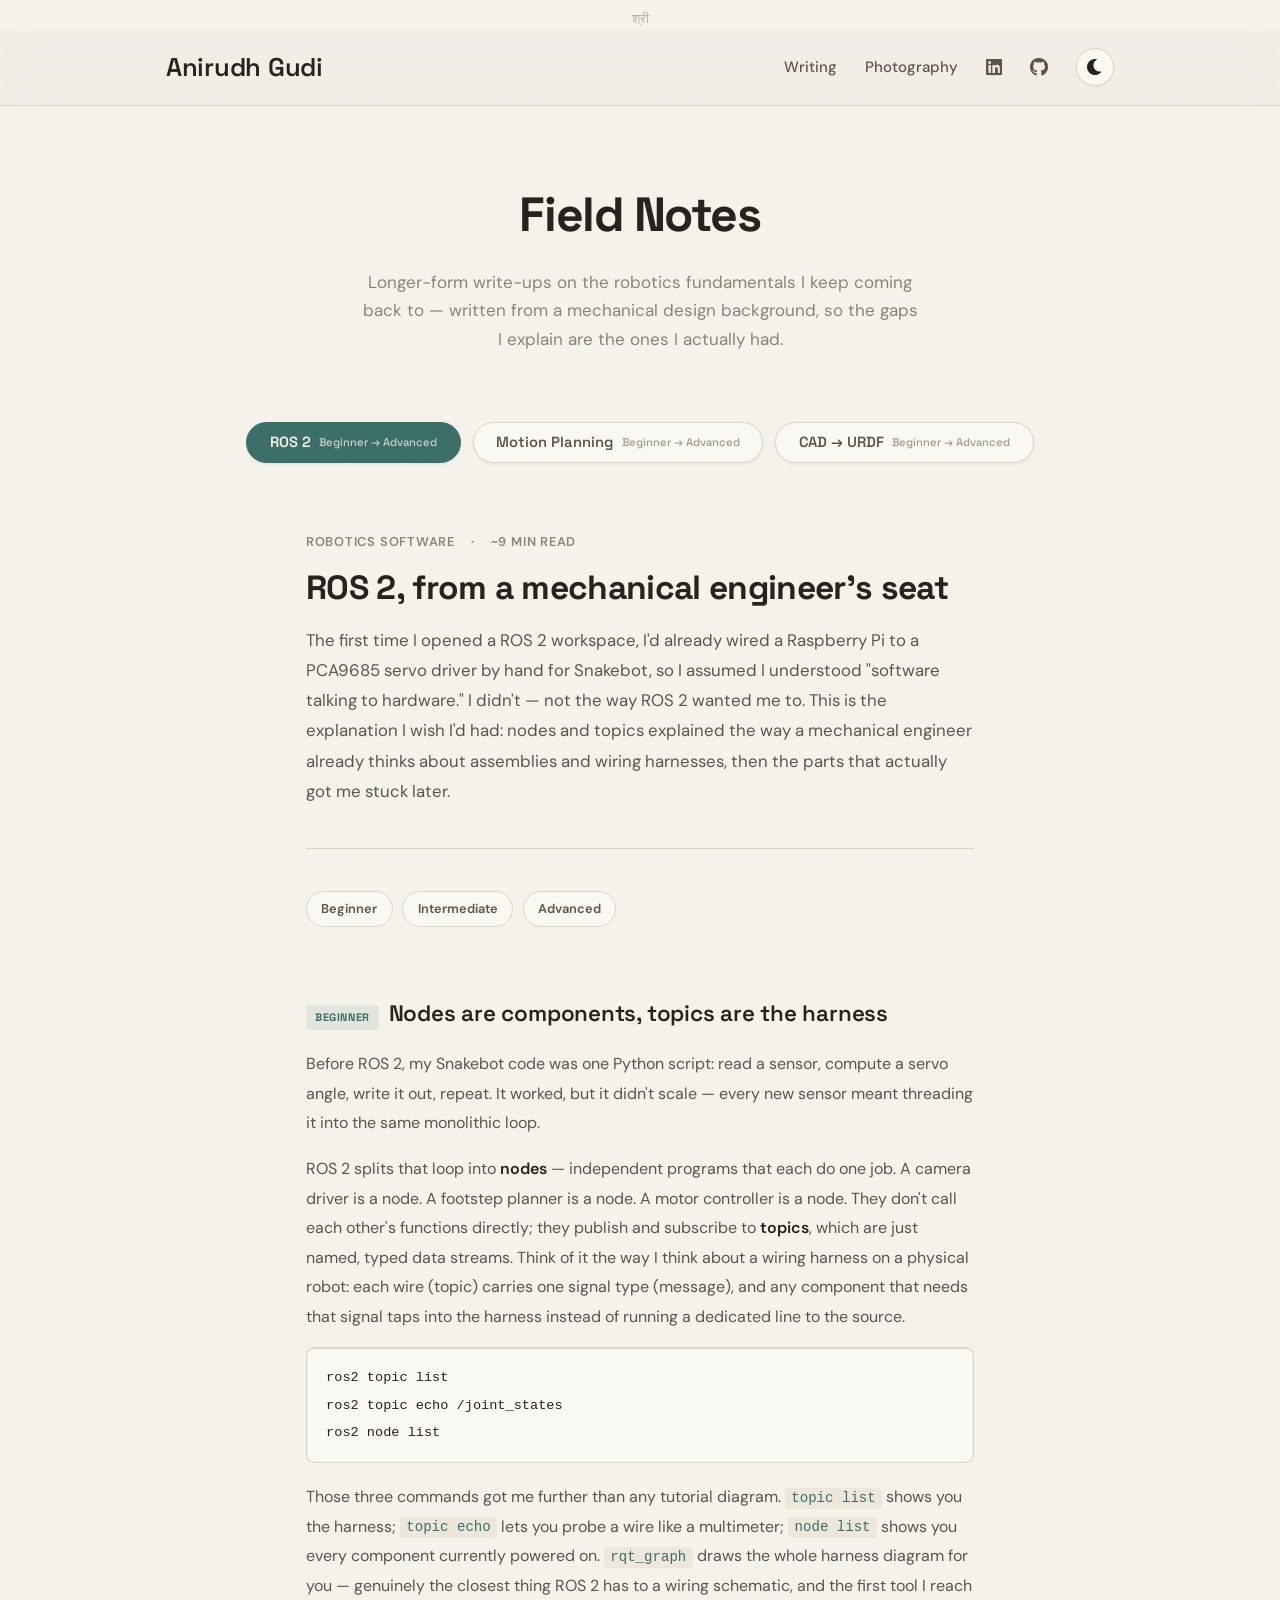
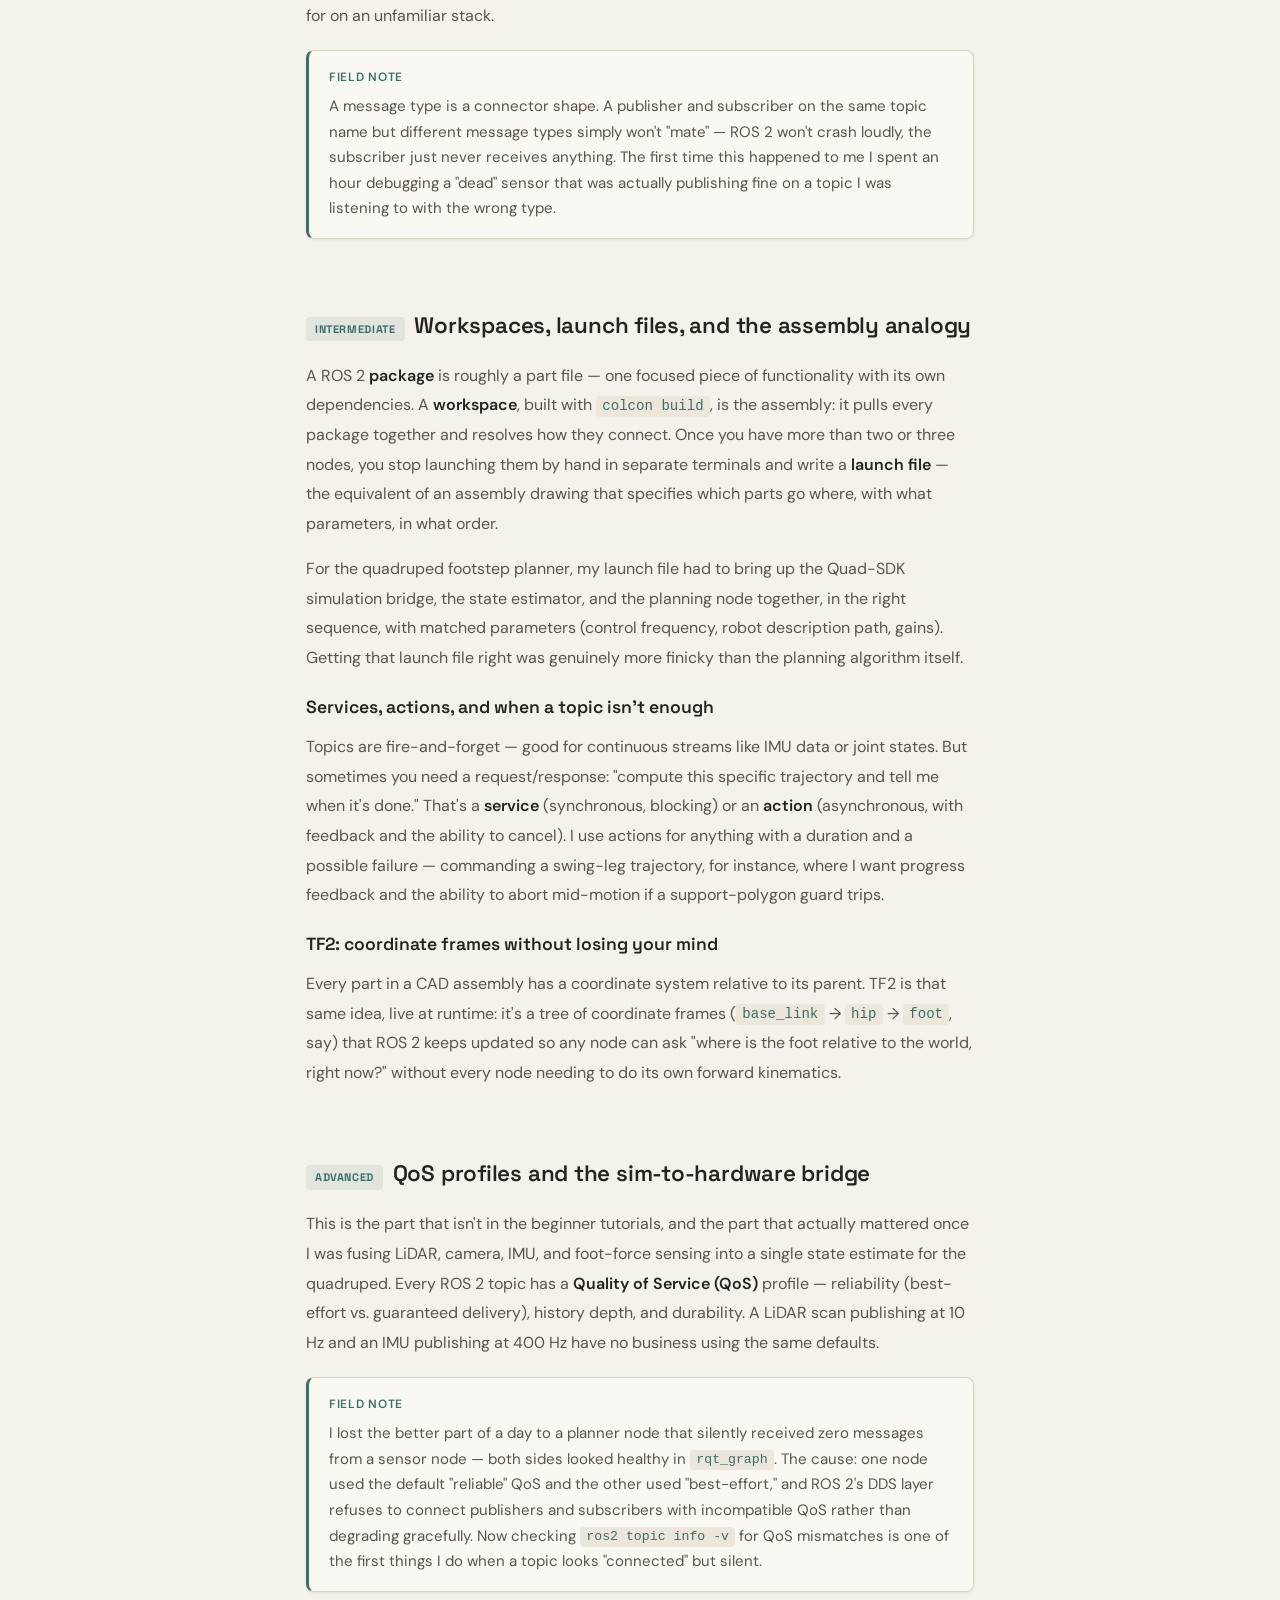
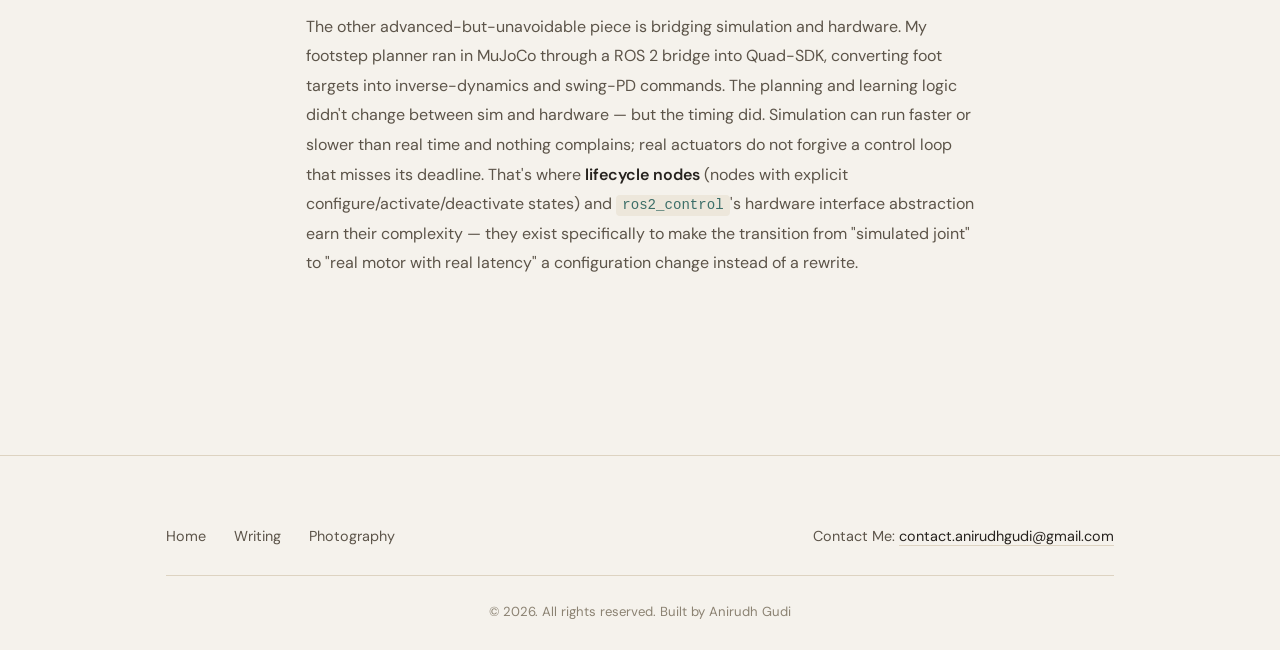
<file: blog.html>
<!DOCTYPE html>
<html lang="en">

<head>
    <meta charset="UTF-8">
    <meta name="viewport" content="width=device-width, initial-scale=1.0">
    <meta name="description"
        content="Notes on ROS 2, motion planning, and going from CAD to URDF — written by Anirudh Gudi, a robotics engineer with a mechanical design background.">
    <title>Writing — Anirudh Gudi</title>
    <link rel="icon" type="image/svg+xml" href="assets/favicon.svg">
    <script>
        (function () {
            var saved = localStorage.getItem('theme');
            if (saved) document.documentElement.setAttribute('data-theme', saved);
        })();
    </script>
    <link rel="preconnect" href="https://fonts.googleapis.com">
    <link rel="preconnect" href="https://fonts.gstatic.com" crossorigin>
    <link
        href="https://fonts.googleapis.com/css2?family=Space+Grotesk:wght@500;600;700&family=DM+Sans:ital,wght@0,400;0,500;0,700;1,400&display=swap"
        rel="stylesheet">
    <link rel="stylesheet" href="https://cdnjs.cloudflare.com/ajax/libs/font-awesome/6.0.0/css/all.min.css">
    <link rel="stylesheet" href="style.css">
    <!-- Cookieless analytics: https://anirudhgudi.goatcounter.com -->
    <script data-goatcounter="https://anirudhgudi.goatcounter.com/count" async src="//gc.zgo.at/count.js"></script>
</head>

<body>
    <div class="shree-text">श्री</div>
    <header>
        <div class="container">
            <a href="index.html" class="site-title">Anirudh Gudi</a>
            <nav class="header-nav">
                <a href="blog.html" class="nav-text">Writing</a>
                <a href="photography.html" class="nav-text">Photography</a>
                <a href="https://www.linkedin.com/in/anirudh-gudi/" target="_blank" aria-label="LinkedIn"><i
                        class="fab fa-linkedin"></i></a>
                <a href="https://github.com/anirudhgudi" target="_blank" aria-label="GitHub"><i
                        class="fab fa-github"></i></a>
                <button id="themeToggle" class="theme-toggle" aria-label="Toggle dark mode">
                    <i class="fas fa-moon"></i>
                    <i class="fas fa-sun"></i>
                </button>
            </nav>
        </div>
    </header>

    <section class="blog-hero">
        <div class="container">
            <h1>Field Notes</h1>
            <p>Longer-form write-ups on the robotics fundamentals I keep coming back to — written from a mechanical
                design background, so the gaps I explain are the ones I actually had.</p>
        </div>
    </section>

    <div class="blog-tabs container">
        <button class="tab-btn active" data-target="ros2">ROS 2 <span class="tab-level">Beginner → Advanced</span></button>
        <button class="tab-btn" data-target="motion-planning">Motion Planning <span class="tab-level">Beginner → Advanced</span></button>
        <button class="tab-btn" data-target="urdf">CAD → URDF <span class="tab-level">Beginner → Advanced</span></button>
    </div>

    <!-- ============ POST 1: ROS 2 ============ -->
    <section class="post-panel active" id="ros2">
        <div class="container post-wrap">
            <div class="post-meta">
                <span>Robotics Software</span>
                <span>·</span>
                <span>~9 min read</span>
            </div>
            <h1 class="post-title">ROS 2, from a mechanical engineer's seat</h1>
            <p class="post-intro">The first time I opened a ROS 2 workspace, I'd already wired a Raspberry Pi to a
                PCA9685 servo driver by hand for Snakebot, so I assumed I understood "software talking to hardware."
                I didn't — not the way ROS 2 wanted me to. This is the explanation I wish I'd had: nodes and topics
                explained the way a mechanical engineer already thinks about assemblies and wiring harnesses, then
                the parts that actually got me stuck later.</p>

            <div class="level-nav">
                <a href="#ros2-beginner" class="level-chip">Beginner</a>
                <a href="#ros2-intermediate" class="level-chip">Intermediate</a>
                <a href="#ros2-advanced" class="level-chip">Advanced</a>
            </div>

            <div class="post-section" id="ros2-beginner">
                <h2><span class="stage-tag">Beginner</span> Nodes are components, topics are the harness</h2>
                <p>Before ROS 2, my Snakebot code was one Python script: read a sensor, compute a servo angle, write
                    it out, repeat. It worked, but it didn't scale — every new sensor meant threading it into the same
                    monolithic loop.</p>
                <p>ROS 2 splits that loop into <strong>nodes</strong> — independent programs that each do one job.
                    A camera driver is a node. A footstep planner is a node. A motor controller is a node. They don't
                    call each other's functions directly; they publish and subscribe to <strong>topics</strong>,
                    which are just named, typed data streams. Think of it the way I think about a wiring harness on
                    a physical robot: each wire (topic) carries one signal type (message), and any component that
                    needs that signal taps into the harness instead of running a dedicated line to the source.</p>
                <pre><code>ros2 topic list
ros2 topic echo /joint_states
ros2 node list</code></pre>
                <p>Those three commands got me further than any tutorial diagram. <code>topic list</code> shows you
                    the harness; <code>topic echo</code> lets you probe a wire like a multimeter; <code>node
                    list</code> shows you every component currently powered on. <code>rqt_graph</code> draws the
                    whole harness diagram for you — genuinely the closest thing ROS 2 has to a wiring schematic, and
                    the first tool I reach for on an unfamiliar stack.</p>
                <div class="field-note">
                    <strong>Field note</strong>
                    A message type is a connector shape. A publisher and subscriber on the same topic name but
                    different message types simply won't "mate" — ROS 2 won't crash loudly, the subscriber just never
                    receives anything. The first time this happened to me I spent an hour debugging a "dead" sensor
                    that was actually publishing fine on a topic I was listening to with the wrong type.
                </div>
            </div>

            <div class="post-section" id="ros2-intermediate">
                <h2><span class="stage-tag">Intermediate</span> Workspaces, launch files, and the assembly analogy</h2>
                <p>A ROS 2 <strong>package</strong> is roughly a part file — one focused piece of functionality with
                    its own dependencies. A <strong>workspace</strong>, built with <code>colcon build</code>, is the
                    assembly: it pulls every package together and resolves how they connect. Once you have more than
                    two or three nodes, you stop launching them by hand in separate terminals and write a
                    <strong>launch file</strong> — the equivalent of an assembly drawing that specifies which parts
                    go where, with what parameters, in what order.</p>
                <p>For the quadruped footstep planner, my launch file had to bring up the Quad-SDK simulation bridge,
                    the state estimator, and the planning node together, in the right sequence, with matched
                    parameters (control frequency, robot description path, gains). Getting that launch file right
                    was genuinely more finicky than the planning algorithm itself.</p>
                <h3>Services, actions, and when a topic isn't enough</h3>
                <p>Topics are fire-and-forget — good for continuous streams like IMU data or joint states. But
                    sometimes you need a request/response: "compute this specific trajectory and tell me when it's
                    done." That's a <strong>service</strong> (synchronous, blocking) or an <strong>action</strong>
                    (asynchronous, with feedback and the ability to cancel). I use actions for anything with a
                    duration and a possible failure — commanding a swing-leg trajectory, for instance, where I want
                    progress feedback and the ability to abort mid-motion if a support-polygon guard trips.</p>
                <h3>TF2: coordinate frames without losing your mind</h3>
                <p>Every part in a CAD assembly has a coordinate system relative to its parent. TF2 is that same
                    idea, live at runtime: it's a tree of coordinate frames (<code>base_link</code> →
                    <code>hip</code> → <code>foot</code>, say) that ROS 2 keeps updated so any node can ask "where is
                    the foot relative to the world, right now?" without every node needing to do its own forward
                    kinematics.</p>
            </div>

            <div class="post-section" id="ros2-advanced">
                <h2><span class="stage-tag">Advanced</span> QoS profiles and the sim-to-hardware bridge</h2>
                <p>This is the part that isn't in the beginner tutorials, and the part that actually mattered once I
                    was fusing LiDAR, camera, IMU, and foot-force sensing into a single state estimate for the
                    quadruped. Every ROS 2 topic has a <strong>Quality of Service (QoS)</strong> profile —
                    reliability (best-effort vs. guaranteed delivery), history depth, and durability. A LiDAR scan
                    publishing at 10 Hz and an IMU publishing at 400 Hz have no business using the same defaults.</p>
                <div class="field-note">
                    <strong>Field note</strong>
                    I lost the better part of a day to a planner node that silently received zero messages from a
                    sensor node — both sides looked healthy in <code>rqt_graph</code>. The cause: one node used the
                    default "reliable" QoS and the other used "best-effort," and ROS 2's DDS layer refuses to connect
                    publishers and subscribers with incompatible QoS rather than degrading gracefully. Now checking
                    <code>ros2 topic info -v</code> for QoS mismatches is one of the first things I do when a topic
                    looks "connected" but silent.
                </div>
                <p>The other advanced-but-unavoidable piece is bridging simulation and hardware. My footstep planner
                    ran in MuJoCo through a ROS 2 bridge into Quad-SDK, converting foot targets into inverse-dynamics
                    and swing-PD commands. The planning and learning logic didn't change between sim and hardware —
                    but the timing did. Simulation can run faster or slower than real time and nothing complains;
                    real actuators do not forgive a control loop that misses its deadline. That's where
                    <strong>lifecycle nodes</strong> (nodes with explicit configure/activate/deactivate states) and
                    <code>ros2_control</code>'s hardware interface abstraction earn their complexity — they exist
                    specifically to make the transition from "simulated joint" to "real motor with real latency" a
                    configuration change instead of a rewrite.</p>
            </div>
        </div>
    </section>

    <!-- ============ POST 2: MOTION PLANNING ============ -->
    <section class="post-panel" id="motion-planning">
        <div class="container post-wrap">
            <div class="post-meta">
                <span>Robotics Fundamentals</span>
                <span>·</span>
                <span>~10 min read</span>
            </div>
            <h1 class="post-title">How a robot decides where to step</h1>
            <p class="post-intro">"Motion planning" covers a wider range of problems than any one algorithm, and I
                learned that the hard way by working across very different ones: a Cartesian gantry loader with hard
                workspace limits, a SCARA arm doing inverse kinematics, and a quadruped deciding, twice a second,
                where its feet go next. This is the general landscape, not a single-algorithm deep dive — with the
                actual guards and heuristics I've used along the way.</p>

            <div class="level-nav">
                <a href="#mp-beginner" class="level-chip">Beginner</a>
                <a href="#mp-intermediate" class="level-chip">Intermediate</a>
                <a href="#mp-advanced" class="level-chip">Advanced</a>
            </div>

            <div class="post-section" id="mp-beginner">
                <h2><span class="stage-tag">Beginner</span> Workspace vs. configuration space</h2>
                <p>The everyday meaning of "where is the robot" — its position in the room — is the
                    <strong>workspace</strong>. But planning almost never happens there directly. It happens in
                    <strong>configuration space (C-space)</strong>: the space of every joint angle or actuator
                    position the robot can take. A point in C-space fully describes the robot's pose; a path through
                    C-space is a motion.</p>
                <p>Why bother with the abstraction? Because obstacles are easiest to reason about in the workspace
                    (a wall is a wall), but planning is easiest to execute in C-space (a valid path is one where every
                    joint stays within its limits and nothing intersects). Motion planning is largely the work of
                    translating one into the other. On the gantry loader, this was concrete and geometric: a
                    1500 mm lift and 1000 mm travel range with a rack-and-pinion drive meant the "obstacles" were
                    mostly the machine's own physical limits, and the C-space was just two independent linear axes —
                    about as simple as this problem gets.</p>
                <p>Also worth knowing early: <strong>holonomic</strong> systems (like that gantry, or a drone) can
                    move in any direction in C-space instantly; <strong>non-holonomic</strong> systems (a car, a legged
                    robot mid-stride) have constraints on which directions they can move in right now, which is why a
                    car can't strafe sideways into a parking spot and a quadruped can't teleport a foot without first
                    lifting it.</p>
            </div>

            <div class="post-section" id="mp-intermediate">
                <h2><span class="stage-tag">Intermediate</span> The three families</h2>
                <p>Most classical planners fall into one of three buckets:</p>
                <h3>Search-based</h3>
                <p>Discretize the space into a grid or graph and search it — A*, Dijkstra, D* Lite. Predictable,
                    complete (they'll find a solution if one exists on the graph), and cheap in low dimensions. Great
                    for 2D navigation; painful once you're searching a 6-DOF arm's joint space, because the grid
                    grows exponentially with dimensions.</p>
                <h3>Sampling-based</h3>
                <p>RRT, RRT*, PRM. Instead of discretizing everything, randomly sample valid configurations and build
                    a tree or graph connecting them. This is what makes high-dimensional planning (a 4-DOF SCARA arm,
                    a 6-DOF manipulator) tractable — you never have to enumerate the full space, just enough of it to
                    find a path. The tradeoff is that plain RRT gives you <em>a</em> path, not a good one; RRT* adds
                    incremental rewiring to converge toward an optimal one given enough time.</p>
                <h3>Optimization-based</h3>
                <p>Formulate the trajectory as a numerical optimization — minimize a cost (distance, jerk, torque)
                    subject to constraints (joint limits, obstacle clearance). CHOMP and TrajOpt are the well-known
                    examples. These tend to produce smoother, more natural trajectories than sampling-based methods,
                    but need a decent initial guess and are more sensitive to getting stuck in local minima.</p>
                <div class="field-note">
                    <strong>Field note</strong>
                    On the SCARA arm work, inverse kinematics gave closed-form joint solutions directly — no search
                    needed, because a 4-DOF SCARA with the right joint layout has an analytical IK solution. The
                    lesson that stuck: always check whether your problem has a closed-form or heuristic solution
                    before reaching for a general-purpose planner. General planners are for when the structure of
                    the problem doesn't hand you a shortcut.
                </div>
            </div>

            <div class="post-section" id="mp-advanced">
                <h2><span class="stage-tag">Advanced</span> Footstep planning: heuristics, guards, and learned residuals</h2>
                <p>Legged locomotion is a different kind of motion planning problem: you're not just finding a
                    collision-free path, you're deciding <em>where to place discrete contact points</em> while
                    keeping the robot balanced, dozens of times per second. This is the core of the work I did for my
                    capstone.</p>
                <p>The classical starting point is the <strong>Raibert heuristic</strong>: place the next foothold
                    based on the body's velocity, a desired velocity, and the stance time, so the leg "catches up" to
                    where the body is heading. It's cheap, real-time, and physically well-motivated — but it assumes
                    flat, predictable terrain and doesn't adapt to irregularities it wasn't designed for.</p>
                <p>The approach I built pairs that heuristic with a <strong>PPO-trained residual policy</strong> that
                    outputs a 12-dimensional correction on top of the Raibert-nominal footholds — one 3D adjustment
                    per leg. The heuristic still does most of the work; the learned policy only has to correct what
                    the heuristic gets wrong, which is a much narrower thing to learn than locomotion from scratch.
                    Three things made this safe enough to trust:</p>
                <ul>
                    <li><strong>Workspace guards</strong> — reject any residual that would push a foot outside the
                        leg's reachable volume.</li>
                    <li><strong>Clearance guards</strong> — reject footholds that would cause a collision or an
                        unreasonably short step.</li>
                    <li><strong>Support-polygon guards</strong> — reject corrections that would leave the robot's
                        center of mass outside the polygon formed by its planted feet, which is the geometric
                        definition of "about to fall over."</li>
                </ul>
                <p>These guards run analytically, not learned — so even a policy that's undertrained or exploring
                    aggressively during training can't produce a foothold that's kinematically or statically
                    invalid. It's the same instinct as the mechanical tolerance stack-ups I've done: define the hard
                    limits explicitly, and let the flexible part of the system operate only inside them.</p>
                <p>Trained to 1.25M steps and validated against square, circle, and figure-8 reference trajectories,
                    the residual policy improved foot-placement quality on terrain the base heuristic wasn't tuned
                    for, without the guards ever having to intervene during clean tracking — which is the result you
                    want: the safety net there, but rarely pulled taut.</p>
            </div>
        </div>
    </section>

    <!-- ============ POST 3: URDF ============ -->
    <section class="post-panel" id="urdf">
        <div class="container post-wrap">
            <div class="post-meta">
                <span>Mechanical Design × Robotics</span>
                <span>·</span>
                <span>~9 min read</span>
            </div>
            <h1 class="post-title">From CAD assembly to URDF</h1>
            <p class="post-intro">I spent three years designing Body-in-White sheet-metal structures in CATIA before
                I ever opened a URDF file. The first time I did, it felt like a bad translation of a language I
                already spoke fluently — the concepts all had CAD equivalents, but the dialect was different enough
                to cause real bugs. This is the map between the two, and the specific places I've watched that
                translation break.</p>

            <div class="level-nav">
                <a href="#urdf-beginner" class="level-chip">Beginner</a>
                <a href="#urdf-intermediate" class="level-chip">Intermediate</a>
                <a href="#urdf-advanced" class="level-chip">Advanced</a>
            </div>

            <div class="post-section" id="urdf-beginner">
                <h2><span class="stage-tag">Beginner</span> Parts become links, mates become joints</h2>
                <p>A URDF (Unified Robot Description Format) file describes a robot as a tree of two elements:</p>
                <ul>
                    <li><strong>Links</strong> — rigid bodies. In CAD terms, these are your parts (or rigid
                        sub-assemblies). Each link carries three descriptions: <code>visual</code> (what it looks
                        like — can be a detailed mesh), <code>collision</code> (a simplified geometry used for
                        physics/collision checking), and <code>inertial</code> (mass, center of mass, and inertia
                        tensor).</li>
                    <li><strong>Joints</strong> — the connection between two links, with a type. This is your CAD
                        mate, made explicit and typed: <code>revolute</code> (a pin joint with limits — a servo),
                        <code>continuous</code> (a revolute joint with no limits — a wheel), <code>prismatic</code>
                        (a slider — a linear actuator), or <code>fixed</code> (a rigid mate, no motion).</li>
                </ul>
                <pre><code>&lt;joint name="link1_to_link2" type="revolute"&gt;
  &lt;parent link="link1"/&gt;
  &lt;child link="link2"/&gt;
  &lt;origin xyz="0 0 0.05" rpy="0 0 0"/&gt;
  &lt;axis xyz="0 1 0"/&gt;
  &lt;limit lower="-1.57" upper="1.57" effort="10" velocity="2"/&gt;
&lt;/joint&gt;</code></pre>
                <p>Every one of Snakebot's 8 servo joints maps to a block almost exactly like this — the
                    <code>limit</code> tag is literally the same physical constraint I calculated by hand from servo
                    range and mechanical clearance during the original design.</p>
            </div>

            <div class="post-section" id="urdf-intermediate">
                <h2><span class="stage-tag">Intermediate</span> What CAD gives you for free, and what it doesn't</h2>
                <p>The single biggest advantage of coming from CAD: you already have accurate mass, center of mass,
                    and inertia tensor for every part, computed from real geometry and material density — the exact
                    <code>inertial</code> block URDF needs. Most robotics-first URDFs I've seen use rough guessed or
                    default inertia values, because computing an inertia tensor by hand for an irregular shape is
                    genuinely painful. If you're exporting from SolidWorks or CATIA, use that — it's usually more
                    accurate than anything you'd hand-derive.</p>
                <p>What CAD doesn't hand you automatically: <strong>axis and origin conventions.</strong> CAD
                    assemblies are built around whatever reference geometry was convenient for design intent — often
                    with Z as "up" but with no consistent convention for which way is "forward." ROS convention is
                    X-forward, Y-left, Z-up, right-handed. When you export a mechanism designed with a different
                    working axis (common, since design intent axes rarely match robotics convention), every joint's
                    <code>origin</code> and <code>axis</code> tag needs to be re-derived, not just copied — get this
                    wrong on one joint and everything downstream in the kinematic chain rotates about the wrong axis.</p>
                <h3>Xacro for the parts that repeat</h3>
                <p>Snakebot has 8 nearly identical joint modules; a SCARA arm has 4. Writing each out by hand in raw
                    URDF is exactly the kind of repetitive, error-prone work CAD taught me to avoid with patterns and
                    mate references. <strong>Xacro</strong> is URDF's answer — macros with parameters, so one
                    template joint definition becomes 8 real joints differing only in their origin offset and name.
                    It's the URDF equivalent of a CAD pattern feature.</p>
            </div>

            <div class="post-section" id="urdf-advanced">
                <h2><span class="stage-tag">Advanced</span> Where the description stops matching the machine</h2>
                <p>A URDF that looks right and loads without errors can still be wrong in ways that only show up
                    once you drop it into a physics engine.</p>
                <div class="field-note">
                    <strong>Field note</strong>
                    The first URDF I exported straight from a CAD assembly loaded fine in RViz — geometry looked
                    correct, joints moved correctly — but the moment I dropped it into simulation, it exploded:
                    links flying apart on the first physics step. The cause was an inertia tensor exported in the
                    wrong units relative to what the exporter assumed, producing a physically implausible
                    mass-to-inertia ratio. The visual and collision geometry were fine; the invisible
                    <code>inertial</code> block was the actual bug. Now checking inertia values against a sanity
                    estimate (mass × characteristic length²) is a standard step before trusting a new URDF in
                    simulation.
                </div>
                <p>A few other places the CAD-to-URDF translation gets lossy:</p>
                <ul>
                    <li><strong>Collision mesh complexity</strong> — a detailed visual mesh exported straight from
                        CAD will tank physics-engine performance if reused as the collision mesh. It needs to be
                        decimated or replaced with primitive shapes (boxes, cylinders) or convex hulls — CAD accuracy
                        is a liability here, not an asset.</li>
                    <li><strong>Joint dynamics</strong> — CAD tells you nothing about damping or friction at a joint;
                        those have to be measured or estimated and added manually (<code>&lt;dynamics
                        damping="..." friction="..."/&gt;</code>), and they matter enormously for how a simulated
                        joint actually behaves under control.</li>
                    <li><strong>Simulator-specific extensions</strong> — Gazebo wants <code>&lt;gazebo&gt;</code>
                        tags and plugin references; getting a URDF into MuJoCo typically means converting to MJCF,
                        which has its own conventions for contacts and actuators. The base URDF is portable; the
                        simulation-ready version rarely is, without extra work per target.</li>
                    <li><strong>ros2_control transmissions</strong> — if the URDF is driving real hardware, joints
                        need <code>&lt;transmission&gt;</code> tags and a hardware interface definition so
                        <code>ros2_control</code> knows how to map a commanded effort or position to an actual motor
                        driver — the software equivalent of the wire harness I'd have built by hand for Snakebot's
                        PCA9685 driver.</li>
                </ul>
                <p>The pattern across all of these: URDF wants a description that's simultaneously visually
                    accurate, physically accurate, and computationally cheap, and CAD only naturally gives you the
                    first two. The mechanical design background gets you most of the way there fast — it just doesn't
                    get you the whole way for free.</p>
            </div>
        </div>
    </section>

    <footer>
        <div class="container">
            <div class="footer-content">
                <div class="footer-nav">
                    <a href="index.html">Home</a>
                    <a href="blog.html">Writing</a>
                    <a href="photography.html">Photography</a>
                </div>
                <div class="footer-contact">
                    <p>Contact Me: <a href="mailto:contact.anirudhgudi@gmail.com">contact.anirudhgudi@gmail.com</a></p>
                </div>
            </div>
            <div class="footer-bottom">
                <p>&copy; 2026. All rights reserved. Built by Anirudh Gudi</p>
            </div>
        </div>
    </footer>

    <script src="scripts.js"></script>
    <script>
        document.addEventListener('DOMContentLoaded', () => {
            const tabs = document.querySelectorAll('.tab-btn');
            const panels = document.querySelectorAll('.post-panel');

            function activate(target, updateHash) {
                tabs.forEach(t => t.classList.toggle('active', t.dataset.target === target));
                panels.forEach(p => p.classList.toggle('active', p.id === target));
                if (updateHash) history.replaceState(null, '', '#' + target);
                window.scrollTo({ top: document.querySelector('.blog-hero').offsetHeight, behavior: 'instant' });
            }

            tabs.forEach(tab => {
                tab.addEventListener('click', () => activate(tab.dataset.target, true));
            });

            const initial = window.location.hash.replace('#', '');
            const validTargets = Array.from(tabs).map(t => t.dataset.target);
            if (initial && validTargets.includes(initial)) {
                activate(initial, false);
            }
        });
    </script>
</body>

</html>
</file>
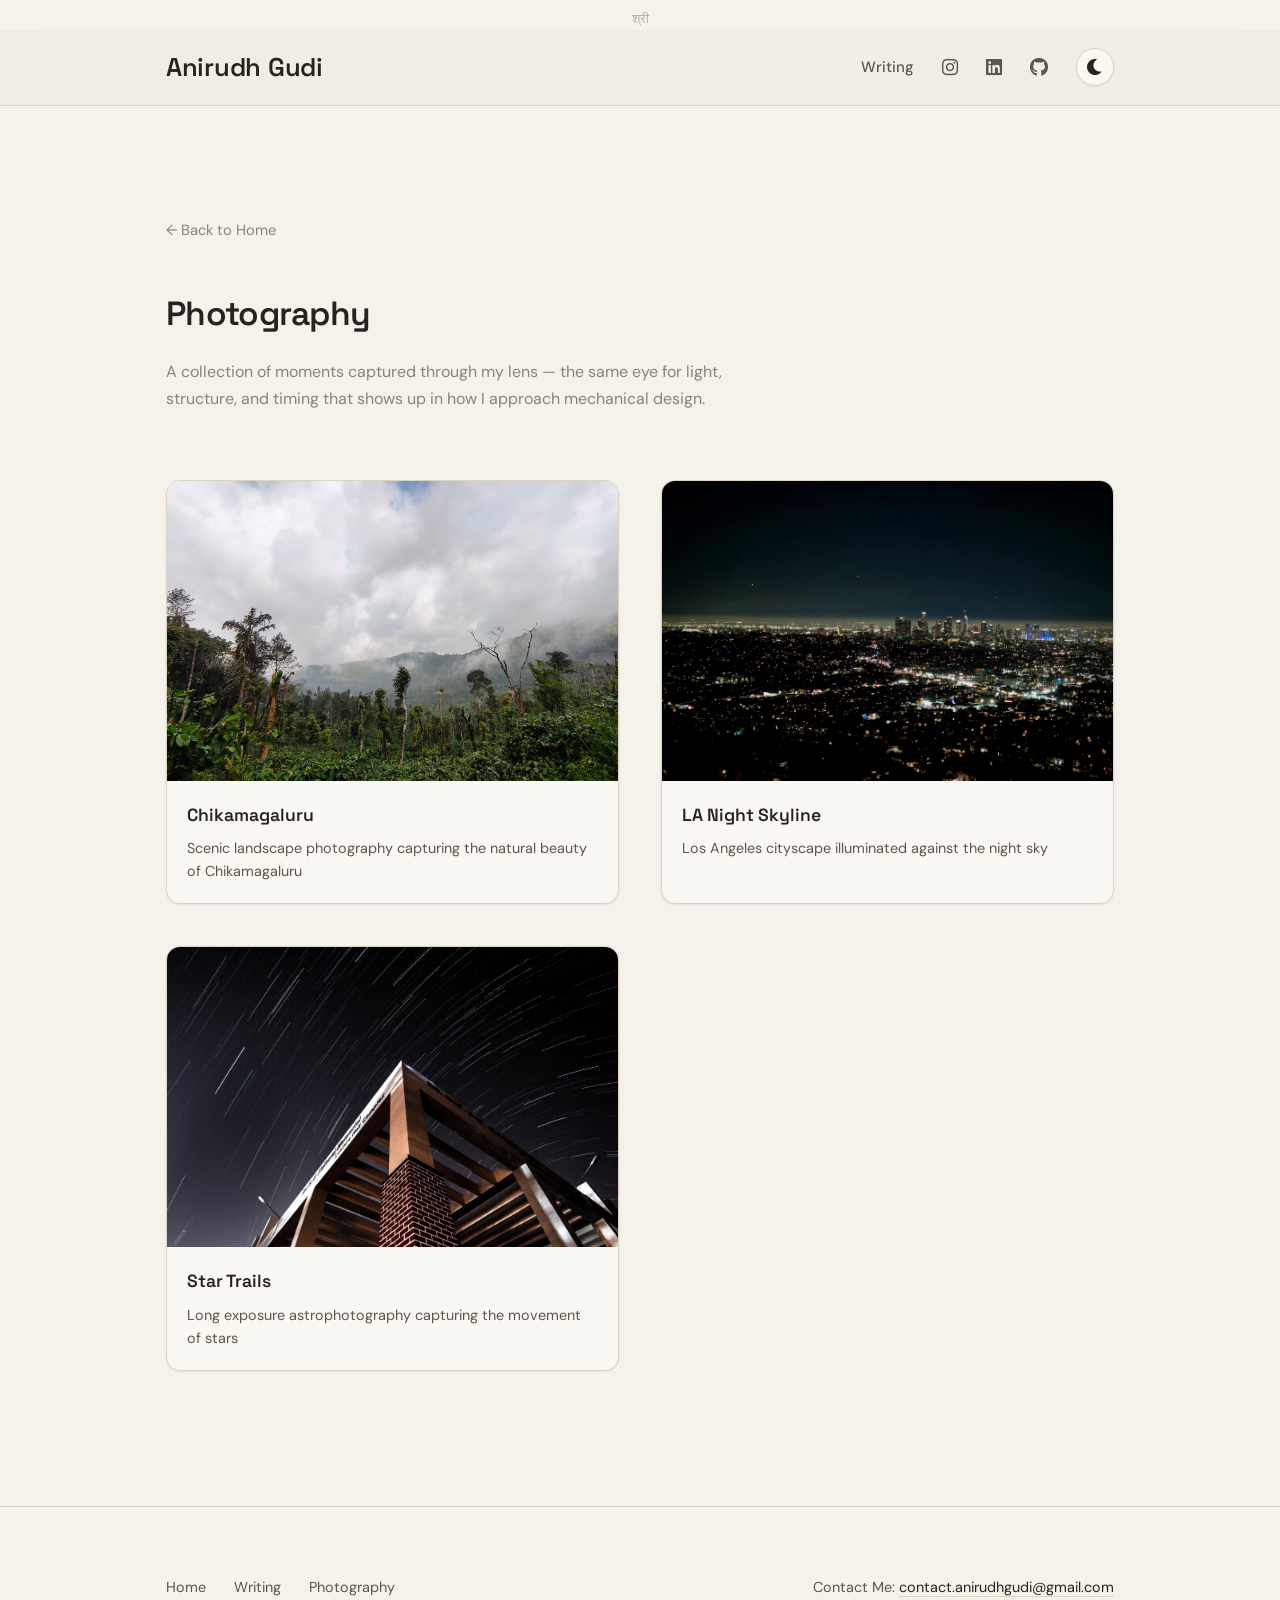
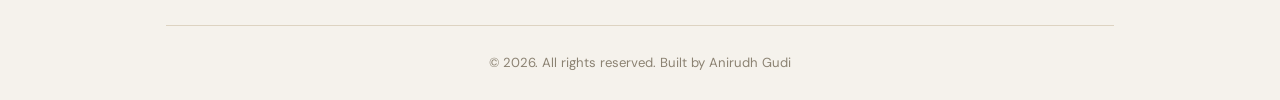
<file: photography.html>
<!DOCTYPE html>
<html lang="en">

<head>
    <meta charset="UTF-8">
    <meta name="viewport" content="width=device-width, initial-scale=1.0">
    <meta name="description" content="Photography by Anirudh Gudi — landscapes, cityscapes, and long-exposure astrophotography.">
    <title>Photography — Anirudh Gudi</title>
    <link rel="icon" type="image/svg+xml" href="assets/favicon.svg">
    <script>
        (function () {
            var saved = localStorage.getItem('theme');
            if (saved) document.documentElement.setAttribute('data-theme', saved);
        })();
    </script>
    <link rel="preconnect" href="https://fonts.googleapis.com">
    <link rel="preconnect" href="https://fonts.gstatic.com" crossorigin>
    <link
        href="https://fonts.googleapis.com/css2?family=Space+Grotesk:wght@500;600;700&family=DM+Sans:ital,wght@0,400;0,500;0,700;1,400&display=swap"
        rel="stylesheet">
    <link rel="stylesheet" href="https://cdnjs.cloudflare.com/ajax/libs/font-awesome/6.0.0/css/all.min.css">
    <link rel="stylesheet" href="style.css">
    <style>
        .photography-grid {
            display: grid;
            grid-template-columns: repeat(auto-fit, minmax(300px, 1fr));
            gap: var(--space-md);
            margin-bottom: var(--space-lg);
        }

        .photo-card {
            background: var(--bg-card);
            border: 1px solid var(--border);
            border-radius: var(--radius-md);
            overflow: hidden;
            box-shadow: var(--shadow-sm);
            transition: transform 0.3s ease, box-shadow 0.3s ease;
        }

        .photo-card:hover {
            transform: translateY(-6px);
            box-shadow: var(--shadow-float);
        }

        .photo-image {
            width: 100%;
            height: 300px;
            object-fit: cover;
            display: block;
        }

        .photo-caption {
            padding: 1.25rem;
        }

        .photo-title {
            font-family: var(--font-heading);
            font-size: 1.1rem;
            font-weight: 600;
            color: var(--text-main);
            margin-bottom: 0.4rem;
        }

        .photo-desc {
            font-size: 0.9rem;
            color: var(--text-muted);
            line-height: 1.6;
        }

        .back-link {
            display: inline-block;
            margin-bottom: var(--space-md);
            color: var(--text-light);
            text-decoration: none;
            font-size: 0.92rem;
            transition: color 0.2s ease;
        }

        .back-link:hover {
            color: var(--accent);
        }
    </style>
    <!-- Cookieless analytics: https://anirudhgudi.goatcounter.com -->
    <script data-goatcounter="https://anirudhgudi.goatcounter.com/count" async src="//gc.zgo.at/count.js"></script>
</head>

<body>
    <div class="shree-text">श्री</div>
    <header>
        <div class="container">
            <a href="index.html" class="site-title">Anirudh Gudi</a>
            <nav class="header-nav">
                <a href="blog.html" class="nav-text">Writing</a>
                <a href="https://www.instagram.com/anirudh_gudi/" target="_blank" aria-label="Instagram"><i
                        class="fab fa-instagram"></i></a>
                <a href="https://www.linkedin.com/in/anirudh-gudi/" target="_blank" aria-label="LinkedIn"><i
                        class="fab fa-linkedin"></i></a>
                <a href="https://github.com/anirudhgudi" target="_blank" aria-label="GitHub"><i
                        class="fab fa-github"></i></a>
                <button id="themeToggle" class="theme-toggle" aria-label="Toggle dark mode">
                    <i class="fas fa-moon"></i>
                    <i class="fas fa-sun"></i>
                </button>
            </nav>
        </div>
    </header>

    <section class="hero">
        <div class="container">
            <a href="index.html" class="back-link">&larr; Back to Home</a>
            <h2 class="section-title" style="margin-bottom: 1rem; text-align: left;">Photography</h2>
            <p style="color: var(--text-light); margin-bottom: var(--space-lg); max-width: 560px;">A collection of
                moments captured through my lens — the same eye for light, structure, and timing that shows up in
                how I approach mechanical design.</p>

            <div class="photography-grid">
                <div class="photo-card">
                    <img src="assets/Media/Chikamagaluru.jpg" alt="Chikamagaluru" class="photo-image">
                    <div class="photo-caption">
                        <h3 class="photo-title">Chikamagaluru</h3>
                        <p class="photo-desc">Scenic landscape photography capturing the natural beauty of
                            Chikamagaluru</p>
                    </div>
                </div>

                <div class="photo-card">
                    <img src="assets/Media/LA Night Skyline.jpg" alt="LA Night Skyline" class="photo-image">
                    <div class="photo-caption">
                        <h3 class="photo-title">LA Night Skyline</h3>
                        <p class="photo-desc">Los Angeles cityscape illuminated against the night sky</p>
                    </div>
                </div>

                <div class="photo-card">
                    <img src="assets/Media/Star_trail_2.jpg" alt="Star Trails" class="photo-image">
                    <div class="photo-caption">
                        <h3 class="photo-title">Star Trails</h3>
                        <p class="photo-desc">Long exposure astrophotography capturing the movement of stars</p>
                    </div>
                </div>
            </div>
        </div>
    </section>

    <footer>
        <div class="container">
            <div class="footer-content">
                <div class="footer-nav">
                    <a href="index.html">Home</a>
                    <a href="blog.html">Writing</a>
                    <a href="photography.html">Photography</a>
                </div>
                <div class="footer-contact">
                    <p>Contact Me: <a href="mailto:contact.anirudhgudi@gmail.com">contact.anirudhgudi@gmail.com</a></p>
                </div>
            </div>

            <div class="footer-bottom">
                <p>&copy; 2026. All rights reserved. Built by Anirudh Gudi</p>
            </div>
        </div>
    </footer>

    <script src="scripts.js"></script>
</body>

</html>
</file>
<file: style.css>
/* ============================================
   ANIRUDH GUDI — PORTFOLIO
   Matte, tactile, warm. Calm confidence over noise.
   ============================================ */

:root {
    /* Light (paper/matte) */
    --bg-main: #f5f2ec;
    --bg-alt: #edE7db;
    --bg-card: #faf8f3;
    --text-main: #26221e;
    --text-muted: #5c5449;
    --text-light: #8b8272;
    --border: #ddd3c1;
    --accent: #3c6e68;
    --accent-soft: rgba(60, 110, 104, 0.1);
    --accent-contrast: #f5f2ec;
    --shadow-color: 38, 34, 30;
    --gold: #a9812f;

    --font-heading: 'Space Grotesk', -apple-system, BlinkMacSystemFont, sans-serif;
    --font-body: 'DM Sans', -apple-system, BlinkMacSystemFont, "Segoe UI", Roboto, sans-serif;

    --shadow-sm: 0 1px 3px rgba(var(--shadow-color), 0.08);
    --shadow-md: 0 6px 16px -4px rgba(var(--shadow-color), 0.12);
    --shadow-float: 0 22px 44px -12px rgba(var(--shadow-color), 0.22);
    --shadow-press: 0 1px 2px rgba(var(--shadow-color), 0.15) inset;

    --phi: 1.618rem;
    --space-xs: calc(var(--phi) * 0.382);
    --space-sm: calc(var(--phi) * 0.618);
    --space-base: 1.618rem;
    --space-md: calc(var(--phi) * 1.618);
    --space-lg: calc(var(--phi) * 2.618);
    --space-xl: calc(var(--phi) * 4.236);

    --text-xs: 0.8rem;
    --text-sm: 0.9375rem;
    --text-base: 1.0625rem;
    --text-md: 1.25rem;
    --text-lg: 1.6rem;
    --text-xl: 2.1rem;
    --text-2xl: 3rem;
    --text-hero: 4rem;

    --radius-sm: 8px;
    --radius-md: 14px;
    --radius-lg: 20px;

    color-scheme: light;
}

:root[data-theme="dark"] {
    --bg-main: #201c18;
    --bg-alt: #29241f;
    --bg-card: #262119;
    --text-main: #efe8dc;
    --text-muted: #c4baa9;
    --text-light: #8f8574;
    --border: #3c352b;
    --accent: #7fb9ae;
    --accent-soft: rgba(127, 185, 174, 0.12);
    --accent-contrast: #16211f;
    --shadow-color: 0, 0, 0;
    --gold: #d4ab5a;
    color-scheme: dark;
}

@media (prefers-color-scheme: dark) {
    :root:not([data-theme="light"]) {
        --bg-main: #201c18;
        --bg-alt: #29241f;
        --bg-card: #262119;
        --text-main: #efe8dc;
        --text-muted: #c4baa9;
        --text-light: #8f8574;
        --border: #3c352b;
        --accent: #7fb9ae;
        --accent-soft: rgba(127, 185, 174, 0.12);
        --accent-contrast: #16211f;
        --shadow-color: 0, 0, 0;
        --gold: #d4ab5a;
        color-scheme: dark;
    }
}

::selection {
    background: var(--accent);
    color: var(--accent-contrast);
}

::-webkit-scrollbar {
    width: 10px;
}

::-webkit-scrollbar-track {
    background: transparent;
}

::-webkit-scrollbar-thumb {
    background: rgba(var(--shadow-color), 0.2);
    border-radius: 10px;
    border: 2px solid var(--bg-main);
}

* {
    margin: 0;
    padding: 0;
    box-sizing: border-box;
}

html {
    scroll-behavior: smooth;
    font-size: 16px;
}

body {
    font-family: var(--font-body);
    line-height: 1.7;
    color: var(--text-muted);
    background: var(--bg-main);
    overflow-x: hidden;
    font-weight: 400;
    -webkit-font-smoothing: antialiased;
    position: relative;
    transition: background 0.4s ease, color 0.4s ease;
}

/* Matte grain — the thing that makes flat color feel like a physical surface */
body::before {
    content: '';
    position: fixed;
    inset: 0;
    z-index: 9999;
    pointer-events: none;
    opacity: 0.035;
    mix-blend-mode: overlay;
    background-image: url("data:image/svg+xml,%3Csvg xmlns='http://www.w3.org/2000/svg' width='160' height='160'%3E%3Cfilter id='n'%3E%3CfeTurbulence type='fractalNoise' baseFrequency='0.9' numOctaves='2' stitchTiles='stitch'/%3E%3C/filter%3E%3Crect width='100%25' height='100%25' filter='url(%23n)'/%3E%3C/svg%3E");
}

:root[data-theme="dark"] body::before {
    opacity: 0.05;
    mix-blend-mode: soft-light;
}

.shree-text {
    text-align: center;
    font-size: var(--text-xs);
    color: var(--text-light);
    padding: 0.5rem 0 0;
    opacity: 0.6;
    user-select: none;
}

.container {
    max-width: 1000px;
    margin: 0 auto;
    padding: 0 var(--space-base);
}

/* Header */
header {
    padding: var(--space-sm) 0;
    border-bottom: 1px solid var(--border);
    background: rgba(var(--shadow-color), 0.02);
    backdrop-filter: blur(16px) saturate(140%);
    -webkit-backdrop-filter: blur(16px) saturate(140%);
    position: sticky;
    top: 0;
    z-index: 1000;
}

header .container {
    display: flex;
    justify-content: space-between;
    align-items: center;
}

.site-title {
    font-family: var(--font-heading);
    font-size: var(--text-lg);
    font-weight: 600;
    color: var(--text-main);
    letter-spacing: -0.01em;
    text-decoration: none;
}

.header-nav {
    display: flex;
    gap: 1.75rem;
    align-items: center;
}

.header-nav a {
    text-decoration: none;
    color: var(--text-muted);
    font-size: var(--text-sm);
    font-weight: 500;
    transition: color 0.2s ease, transform 0.2s ease;
    display: flex;
    align-items: center;
}

.header-nav a:hover {
    color: var(--accent);
    transform: translateY(-1px);
}

.header-nav i {
    font-size: 1.15rem;
}

.theme-toggle {
    width: 38px;
    height: 38px;
    border-radius: 50%;
    border: 1px solid var(--border);
    background: var(--bg-card);
    color: var(--text-main);
    display: flex;
    align-items: center;
    justify-content: center;
    cursor: pointer;
    font-size: 0.95rem;
    box-shadow: var(--shadow-sm);
    transition: transform 0.15s ease, box-shadow 0.15s ease;
}

.theme-toggle:hover {
    box-shadow: var(--shadow-md);
}

.theme-toggle:active {
    transform: translateY(1px) scale(0.96);
    box-shadow: var(--shadow-press);
}

.theme-toggle .fa-sun { display: none; }
:root[data-theme="dark"] .theme-toggle .fa-sun { display: inline; }
:root[data-theme="dark"] .theme-toggle .fa-moon { display: none; }

@media (prefers-color-scheme: dark) {
    :root:not([data-theme="light"]) .theme-toggle .fa-sun { display: inline; }
    :root:not([data-theme="light"]) .theme-toggle .fa-moon { display: none; }
}

/* Hero */
.hero {
    padding: var(--space-xl) 0 var(--space-lg);
}

.hero-profile {
    text-align: center;
    margin-bottom: var(--space-md);
}

.profile-picture {
    width: 200px;
    height: 200px;
    border-radius: 50%;
    object-fit: cover;
    box-shadow: var(--shadow-md);
    border: 4px solid var(--bg-card);
    transition: transform 0.5s cubic-bezier(0.2, 0.8, 0.2, 1), box-shadow 0.5s ease;
}

.profile-picture:hover {
    transform: scale(1.03) rotate(-1deg);
    box-shadow: var(--shadow-float);
}

.hero-name {
    font-size: var(--text-2xl);
    font-weight: 700;
    color: var(--text-main);
    text-align: center;
    margin-bottom: var(--space-xs);
    font-family: var(--font-heading);
    letter-spacing: -0.03em;
}

.name-pronunciation-container {
    text-align: center;
    color: var(--text-light);
    font-size: var(--text-sm);
    margin: 0 auto var(--space-md);
    display: flex;
    align-items: center;
    justify-content: center;
    gap: 0.6rem;
    cursor: pointer;
    width: fit-content;
    transition: color 0.2s ease;
}

.name-pronunciation-container:hover {
    color: var(--accent);
}

.name-pronunciation-container i {
    font-size: 0.9rem;
    color: var(--accent);
}

.name-pronunciation-container:hover i {
    animation: pulseAudio 1s infinite;
}

@keyframes pulseAudio {
    0%, 100% { transform: scale(1); opacity: 1; }
    50% { transform: scale(1.2); opacity: 0.7; }
}

.name-pronunciation-container span {
    font-style: italic;
    background: var(--bg-alt);
    padding: 0.2rem 0.8rem;
    border-radius: 20px;
    font-size: 0.9rem;
}

.hero-subtitle {
    font-size: var(--text-md);
    font-weight: 500;
    color: var(--text-muted);
    margin-bottom: var(--space-md);
    text-align: center;
    font-family: var(--font-heading);
}

.hero-content {
    max-width: 640px;
    margin: 0 auto var(--space-md);
}

.hero-content p {
    margin-bottom: 1.25rem;
    color: var(--text-muted);
    font-size: var(--text-base);
    line-height: 1.8;
}

.hero-content p:last-child {
    margin-bottom: 0;
}

.hero-links {
    display: flex;
    justify-content: center;
    gap: 1rem;
    margin-top: var(--space-md);
    flex-wrap: wrap;
}

.btn-link {
    display: inline-block;
    padding: 0.75rem 1.75rem;
    background: var(--bg-card);
    color: var(--text-main);
    text-decoration: none;
    border-radius: var(--radius-sm);
    font-size: 0.95rem;
    border: 1px solid var(--border);
    cursor: pointer;
    font-family: var(--font-heading);
    font-weight: 500;
    box-shadow: var(--shadow-sm);
    transition: transform 0.15s ease, box-shadow 0.15s ease, background 0.2s ease;
}

.btn-link:hover {
    box-shadow: var(--shadow-md);
    transform: translateY(-2px);
}

.btn-link:active {
    transform: translateY(1px);
    box-shadow: var(--shadow-press);
}

.btn-highlight {
    background: var(--accent);
    color: var(--accent-contrast);
    border: 1px solid var(--accent);
}

.btn-highlight:hover {
    box-shadow: 0 10px 24px -6px var(--accent-soft);
}

/* Skills Marquee */
.skills-marquee {
    padding: var(--space-md) 0;
    overflow: hidden;
    background: var(--bg-alt);
    border-top: 1px solid var(--border);
    border-bottom: 1px solid var(--border);
    margin-bottom: var(--space-lg);
    white-space: nowrap;
    position: relative;
    width: 100%;
}

.skills-marquee::before,
.skills-marquee::after {
    content: "";
    position: absolute;
    top: 0;
    width: 120px;
    height: 100%;
    z-index: 2;
    pointer-events: none;
}

.skills-marquee::before {
    left: 0;
    background: linear-gradient(to right, var(--bg-alt), transparent);
}

.skills-marquee::after {
    right: 0;
    background: linear-gradient(to left, var(--bg-alt), transparent);
}

.marquee-content {
    display: inline-flex;
    animation: scroll 32s linear infinite;
}

.marquee-content:hover {
    animation-play-state: paused;
}

.skill-item {
    font-family: var(--font-heading);
    font-weight: 500;
    color: var(--text-muted);
    font-size: 1.05rem;
    display: flex;
    align-items: center;
    gap: 0.65rem;
    padding: 0.5rem 1rem;
    border-radius: 50px;
    margin-right: 3rem;
    transition: color 0.3s ease, background 0.3s ease;
}

.skill-item i,
.skill-item .skill-icon-img {
    font-size: 1.4rem;
    width: 1.4rem;
    height: 1.4rem;
}

.skill-item:hover {
    color: var(--text-main);
    background: var(--bg-card);
}

@keyframes scroll {
    0% { transform: translateX(0); }
    100% { transform: translateX(-50%); }
}

/* Section title */
.section-title {
    font-family: var(--font-heading);
    font-size: var(--text-xl);
    font-weight: 600;
    margin-bottom: var(--space-lg);
    color: var(--text-main);
    text-align: center;
    letter-spacing: -0.02em;
}

.section-lede {
    text-align: center;
    max-width: 560px;
    margin: calc(var(--space-lg) * -0.8) auto var(--space-lg);
    color: var(--text-light);
    font-size: var(--text-sm);
}

/* Reveal-on-scroll */
.reveal {
    opacity: 0;
    transform: translateY(24px);
    transition: opacity 0.7s cubic-bezier(0.2, 0.7, 0.2, 1), transform 0.7s cubic-bezier(0.2, 0.7, 0.2, 1);
}

.reveal.active {
    opacity: 1;
    transform: translateY(0);
}

.reveal-delay-1 { transition-delay: 0.08s; }
.reveal-delay-2 { transition-delay: 0.16s; }
.reveal-delay-3 { transition-delay: 0.24s; }

/* Experience / Journey */
.experience {
    padding: var(--space-xl) 0;
    background: var(--bg-main);
    position: relative;
}

.experience::before {
    content: '';
    position: absolute;
    top: 0;
    left: 0;
    right: 0;
    height: 60px;
    background: var(--bg-alt);
    border-radius: 0 0 50% 50% / 0 0 100% 100%;
    opacity: 0.5;
}

.journey-flow {
    display: flex;
    flex-direction: column;
    gap: var(--space-md);
    max-width: 760px;
    margin: 0 auto;
    padding: var(--space-base) 0;
    position: relative;
    border-left: 2px solid var(--border);
    margin-left: var(--space-base);
}

.journey-card {
    background: var(--bg-card);
    border-radius: var(--radius-md);
    padding: var(--space-md);
    box-shadow: var(--shadow-sm);
    border: 1px solid var(--border);
    margin-left: var(--space-md);
    position: relative;
    transition: transform 0.35s cubic-bezier(0.2, 0.8, 0.2, 1), box-shadow 0.35s ease;
}

.journey-card:hover {
    transform: translateY(-4px);
    box-shadow: var(--shadow-float);
}

.journey-card::before {
    content: '';
    position: absolute;
    left: calc(-1 * var(--space-md) - 7px);
    top: calc(var(--space-md) + 4px);
    width: 12px;
    height: 12px;
    background: var(--bg-main);
    border: 2px solid var(--text-light);
    border-radius: 50%;
    z-index: 2;
    transition: all 0.3s ease;
    box-shadow: 0 0 0 4px var(--bg-main);
}

.journey-card.current-role::before {
    background: var(--accent);
    border-color: var(--accent);
}

.journey-card:hover::before {
    background: var(--accent);
    border-color: var(--accent);
    transform: scale(1.2);
}

.journey-date {
    display: inline-flex;
    align-items: center;
    gap: 0.4rem;
    font-size: 0.72rem;
    font-weight: 700;
    text-transform: uppercase;
    letter-spacing: 0.08em;
    color: var(--text-light);
    margin-bottom: 0.75rem;
    background: var(--bg-alt);
    padding: 4px 10px;
    border-radius: 4px;
}

.current-badge {
    display: inline-block;
    width: 6px;
    height: 6px;
    border-radius: 50%;
    background: var(--accent);
    box-shadow: 0 0 0 3px var(--accent-soft);
}

.journey-role {
    font-size: 1.3rem;
    font-weight: 600;
    color: var(--text-main);
    margin: 0 0 0.3rem 0;
    font-family: var(--font-heading);
    letter-spacing: -0.01em;
    line-height: 1.25;
}

.journey-org {
    font-size: 1rem;
    color: var(--text-muted);
    margin-bottom: 0.9rem;
    font-weight: 500;
}

.journey-desc {
    font-size: 0.95rem;
    margin-bottom: 0.9rem;
    color: var(--text-muted);
}

.journey-details {
    list-style: none;
}

.journey-details li {
    font-size: 0.95rem;
    color: var(--text-muted);
    margin-bottom: 0.5rem;
    line-height: 1.65;
    padding-left: 1.3rem;
    position: relative;
}

.journey-details li::before {
    content: '';
    position: absolute;
    left: 0;
    top: 0.6rem;
    width: 5px;
    height: 5px;
    border-radius: 50%;
    background: var(--accent);
    opacity: 0.6;
}

.journey-details strong {
    color: var(--text-main);
    font-weight: 600;
}

.education-card {
    background: transparent;
    box-shadow: none;
    border-style: dashed;
}

.education-card:hover {
    box-shadow: var(--shadow-sm);
}

.certificate-link {
    display: inline-flex;
    align-items: center;
    gap: 0.35rem;
    color: var(--text-main);
    text-decoration: none;
    font-weight: 600;
    font-size: 0.85rem;
    margin-left: 0.4rem;
    padding: 0.2rem 0.65rem;
    border-radius: 4px;
    background: var(--bg-alt);
    transition: all 0.25s ease;
}

.certificate-link:hover {
    background: var(--accent-soft);
    color: var(--accent);
}

.certificate-link i {
    color: var(--gold);
}

/* Interests / Beyond the Bench */
.interests {
    padding: var(--space-xl) 0;
    background: var(--bg-alt);
}

.interests-grid {
    display: grid;
    grid-template-columns: repeat(2, 1fr);
    gap: var(--space-md);
    max-width: 800px;
    margin: 0 auto;
}

.interest-card {
    background: var(--bg-card);
    border: 1px solid var(--border);
    border-radius: var(--radius-md);
    padding: var(--space-md);
    box-shadow: var(--shadow-sm);
    transition: transform 0.3s ease, box-shadow 0.3s ease;
}

.interest-card:hover {
    transform: translateY(-4px);
    box-shadow: var(--shadow-float);
}

.interest-icon {
    width: 44px;
    height: 44px;
    border-radius: 12px;
    background: var(--accent-soft);
    color: var(--accent);
    display: flex;
    align-items: center;
    justify-content: center;
    font-size: 1.15rem;
    margin-bottom: 1rem;
}

.interest-title {
    font-family: var(--font-heading);
    font-size: 1.1rem;
    font-weight: 600;
    color: var(--text-main);
    margin-bottom: 0.5rem;
}

.interest-desc {
    font-size: 0.92rem;
    color: var(--text-muted);
    line-height: 1.65;
}

/* Projects */
.projects {
    padding: var(--space-xl) 0;
    background: var(--bg-main);
}

.projects-grid {
    display: grid;
    grid-template-columns: repeat(2, 1fr);
    gap: var(--space-md);
    margin-bottom: var(--space-lg);
}

.project-card {
    background: var(--bg-card);
    border-radius: var(--radius-md);
    overflow: hidden;
    cursor: pointer;
    transition: transform 0.35s cubic-bezier(0.2, 0.8, 0.2, 1), box-shadow 0.35s ease;
    border: 1px solid var(--border);
    display: flex;
    flex-direction: column;
    height: 100%;
    box-shadow: var(--shadow-sm);
}

.project-card:hover {
    transform: translateY(-6px);
    box-shadow: var(--shadow-float);
}

.project-image {
    width: 100%;
    height: 220px;
    object-fit: contain;
    background: var(--bg-alt);
    transition: transform 0.5s cubic-bezier(0.2, 0.8, 0.2, 1);
    padding: 1.75rem;
}

.project-card:hover .project-image {
    transform: scale(1.04);
}

.project-title {
    font-family: var(--font-heading);
    font-size: 1.25rem;
    font-weight: 600;
    margin: 1.4rem 1.4rem 0.5rem;
    color: var(--text-main);
    line-height: 1.25;
    letter-spacing: -0.01em;
}

.project-desc {
    font-size: 0.92rem;
    color: var(--text-muted);
    margin: 0 1.4rem 1.4rem;
    line-height: 1.6;
    flex-grow: 1;
}

.project-report-link {
    display: inline-flex;
    align-items: center;
    margin: 0 1.4rem 1.4rem;
    font-size: 0.85rem;
    font-weight: 600;
    color: var(--accent);
    text-decoration: none;
    align-self: flex-start;
    margin-top: auto;
    border-bottom: 2px solid var(--accent-soft);
    transition: all 0.2s ease;
}

.project-report-link:hover {
    border-bottom-color: var(--accent);
    transform: translateX(3px);
}

.project-report-link i {
    margin-right: 0.4rem;
    font-size: 0.8rem;
}

.view-all-link {
    text-align: center;
    margin-top: 1.5rem;
}

.hidden-project { display: none; }
.projects-expanded .hidden-project { display: flex; }

/* Awards */
.awards {
    padding: var(--space-xl) 0;
    background: var(--bg-alt);
}

.certificates-grid {
    display: grid;
    grid-template-columns: repeat(3, 1fr);
    gap: 1.25rem;
    margin-top: var(--space-md);
}

.certificate-card {
    background: var(--bg-card);
    border-radius: var(--radius-md);
    padding: 1.5rem;
    border: 1px solid var(--border);
    transition: transform 0.3s ease, box-shadow 0.3s ease;
    display: flex;
    flex-direction: column;
    align-items: center;
    text-align: center;
    height: 100%;
    box-shadow: var(--shadow-sm);
}

.certificate-card:hover {
    transform: translateY(-6px);
    box-shadow: var(--shadow-float);
}

.box-glow-gold {
    border-color: rgba(169, 129, 47, 0.35);
}

.cert-icon-wrapper {
    width: 56px;
    height: 56px;
    margin-bottom: 1.1rem;
    display: flex;
    align-items: center;
    justify-content: center;
}

.cert-brand-icon {
    width: 100%;
    height: 100%;
    object-fit: contain;
}

.trophy-anim, .industry-anim {
    font-size: 2.5rem;
    color: var(--gold);
}

.industry-anim {
    color: var(--text-light);
}

.cert-content {
    width: 100%;
    flex-grow: 1;
    display: flex;
    flex-direction: column;
    align-items: center;
}

.cert-title {
    font-family: var(--font-heading);
    font-size: 1.05rem;
    font-weight: 600;
    color: var(--text-main);
    margin-bottom: 0.3rem;
}

.cert-org {
    font-size: 0.72rem;
    color: var(--text-light);
    margin-bottom: 0.5rem;
    font-weight: 600;
    text-transform: uppercase;
    letter-spacing: 0.06em;
}

.cert-date {
    font-size: 0.8rem;
    color: var(--text-light);
    margin-bottom: 1.1rem;
    background: var(--bg-alt);
    padding: 2px 8px;
    border-radius: 4px;
}

.cert-link {
    font-size: 0.85rem;
    font-weight: 600;
    color: var(--text-main);
    text-decoration: none;
    margin-top: auto;
    padding: 0.55rem 1.1rem;
    border-radius: 50px;
    border: 1px solid var(--border);
    transition: all 0.25s ease;
    display: inline-flex;
    align-items: center;
    gap: 0.4rem;
}

.cert-link:hover {
    background: var(--accent);
    color: var(--accent-contrast);
    border-color: var(--accent);
}

/* Writing / blog teaser on homepage */
.writing {
    padding: var(--space-xl) 0;
    background: var(--bg-main);
}

.writing-grid {
    display: grid;
    grid-template-columns: repeat(3, 1fr);
    gap: var(--space-md);
}

.writing-card {
    background: var(--bg-card);
    border: 1px solid var(--border);
    border-radius: var(--radius-md);
    padding: var(--space-md);
    text-decoration: none;
    display: block;
    box-shadow: var(--shadow-sm);
    transition: transform 0.3s ease, box-shadow 0.3s ease;
}

.writing-card:hover {
    transform: translateY(-5px);
    box-shadow: var(--shadow-float);
}

.writing-tag {
    display: inline-block;
    font-size: 0.7rem;
    font-weight: 700;
    text-transform: uppercase;
    letter-spacing: 0.08em;
    color: var(--accent);
    background: var(--accent-soft);
    padding: 3px 9px;
    border-radius: 4px;
    margin-bottom: 0.9rem;
}

.writing-title {
    font-family: var(--font-heading);
    font-size: 1.1rem;
    font-weight: 600;
    color: var(--text-main);
    margin-bottom: 0.5rem;
    line-height: 1.3;
}

.writing-desc {
    font-size: 0.88rem;
    color: var(--text-muted);
    line-height: 1.6;
}

.writing-cta {
    text-align: center;
    margin-top: var(--space-md);
}

/* Contact */
.contact {
    padding: var(--space-xl) 0;
    background: var(--bg-alt);
}

.contact-content {
    max-width: 560px;
    margin: 0 auto;
    text-align: center;
}

.contact-content p {
    margin-bottom: 1.5rem;
    color: var(--text-muted);
    line-height: 1.8;
}

.email-highlight {
    display: inline-block;
    font-size: 1.15rem;
    font-weight: 600;
    color: var(--accent);
    text-decoration: none;
    margin-top: 0.5rem;
    padding-bottom: 3px;
    border-bottom: 2px solid var(--accent-soft);
    transition: all 0.25s ease;
    font-family: var(--font-heading);
}

.email-highlight:hover {
    border-bottom-color: var(--accent);
}

/* Footer */
footer {
    padding: var(--space-lg) 0 var(--space-base);
    background: var(--bg-main);
    border-top: 1px solid var(--border);
}

.footer-content {
    display: flex;
    justify-content: space-between;
    align-items: center;
    flex-wrap: wrap;
    gap: 1.5rem;
    margin-bottom: var(--space-base);
}

.footer-nav {
    display: flex;
    gap: 1.75rem;
}

.footer-nav a {
    color: var(--text-muted);
    text-decoration: none;
    font-size: 0.9rem;
    transition: color 0.2s ease;
}

.footer-nav a:hover {
    color: var(--accent);
}

.footer-contact p {
    color: var(--text-muted);
    font-size: 0.9rem;
}

.footer-contact a {
    color: var(--text-main);
    text-decoration: none;
    border-bottom: 1px solid var(--border);
}

.footer-bottom {
    text-align: center;
    padding-top: var(--space-base);
    border-top: 1px solid var(--border);
    color: var(--text-light);
    font-size: 0.82rem;
}

/* Modal */
.modal {
    display: none;
    position: fixed;
    z-index: 2000;
    left: 0;
    top: 0;
    width: 100%;
    height: 100%;
    background-color: rgba(var(--shadow-color), 0.45);
    backdrop-filter: blur(6px);
    -webkit-backdrop-filter: blur(6px);
    overflow-y: auto;
    animation: fadeIn 0.3s ease;
}

@keyframes fadeIn {
    from { opacity: 0; }
    to { opacity: 1; }
}

.modal-content {
    background-color: var(--bg-card);
    margin: 4% auto;
    padding: 0;
    max-width: 860px;
    border-radius: var(--radius-lg);
    box-shadow: var(--shadow-float);
    position: relative;
    animation: slideDown 0.4s cubic-bezier(0.16, 1, 0.3, 1);
    border: 1px solid var(--border);
}

@keyframes slideDown {
    from { transform: translateY(-40px); opacity: 0; }
    to { transform: translateY(0); opacity: 1; }
}

.modal-close {
    position: absolute;
    right: 1.5rem;
    top: 1.5rem;
    font-size: 2rem;
    font-weight: 300;
    color: var(--text-light);
    cursor: pointer;
    transition: color 0.2s;
    z-index: 10;
    line-height: 1;
}

.modal-close:hover {
    color: var(--text-main);
}

.modal-body {
    padding: 2rem;
}

.modal-title {
    font-family: var(--font-heading);
    font-size: 1.75rem;
    font-weight: 600;
    color: var(--text-main);
    margin-bottom: 1.5rem;
    padding-right: 2rem;
}

.modal-image {
    width: 100%;
    height: auto;
    max-height: 70vh;
    object-fit: contain;
    background: var(--bg-alt);
    border-radius: var(--radius-sm);
    margin-bottom: 2rem;
    border: 1px solid var(--border);
}

.modal-gallery {
    display: none;
    grid-template-columns: repeat(auto-fit, minmax(200px, 1fr));
    gap: 1rem;
    margin-bottom: 2rem;
}

.modal-gallery img {
    width: 100%;
    height: 200px;
    object-fit: cover;
    border-radius: var(--radius-sm);
    cursor: pointer;
    transition: transform 0.3s;
}

.modal-gallery img:hover {
    transform: scale(1.02);
}

.modal-section {
    margin-bottom: 1.75rem;
}

.modal-section:last-child {
    margin-bottom: 0;
}

.modal-section-title {
    font-family: var(--font-heading);
    font-size: 1.1rem;
    font-weight: 600;
    color: var(--text-main);
    margin-bottom: 0.6rem;
    border-bottom: 2px solid var(--border);
    padding-bottom: 0.5rem;
}

.modal-section-content {
    font-size: 1rem;
    line-height: 1.8;
    color: var(--text-muted);
}

/* Modal stats chips */
.modal-stats {
    display: flex;
    flex-wrap: wrap;
    gap: 0.6rem;
    margin-bottom: 1.5rem;
}

.stat-chip {
    display: flex;
    flex-direction: column;
    align-items: flex-start;
    gap: 0.1rem;
    background: var(--accent-soft);
    border: 1px solid transparent;
    border-radius: var(--radius-sm);
    padding: 0.5rem 0.9rem;
}

.stat-chip .stat-value {
    font-family: var(--font-heading);
    font-size: 1.05rem;
    font-weight: 700;
    color: var(--accent);
    line-height: 1.1;
}

.stat-chip .stat-label {
    font-size: 0.7rem;
    color: var(--text-muted);
    text-transform: uppercase;
    letter-spacing: 0.05em;
}

/* Modal video */
.modal-video {
    display: none;
    width: 100%;
    max-height: 60vh;
    border-radius: var(--radius-sm);
    margin-bottom: 1.25rem;
    background: #000;
    border: 1px solid var(--border);
}

/* Modal tech stack tags */
.modal-stack {
    display: flex;
    flex-wrap: wrap;
    gap: 0.5rem;
    margin-bottom: 1.75rem;
    padding-bottom: 1.75rem;
    border-bottom: 1px solid var(--border);
}

.stack-tag {
    font-size: 0.78rem;
    font-weight: 600;
    color: var(--text-muted);
    background: var(--bg-alt);
    border: 1px solid var(--border);
    padding: 0.3rem 0.75rem;
    border-radius: 50px;
}

/* Accordion */
.modal-accordion {
    display: flex;
    flex-direction: column;
    gap: 0.6rem;
}

.accordion-item {
    border: 1px solid var(--border);
    border-radius: var(--radius-sm);
    overflow: hidden;
    background: var(--bg-alt);
}

.accordion-trigger {
    width: 100%;
    display: flex;
    align-items: center;
    justify-content: space-between;
    background: none;
    border: none;
    cursor: pointer;
    padding: 0.9rem 1.1rem;
    font-family: var(--font-heading);
    font-size: 0.98rem;
    font-weight: 600;
    color: var(--text-main);
    text-align: left;
}

.accordion-trigger span {
    display: flex;
    align-items: center;
    gap: 0.55rem;
}

.accordion-trigger i:not(.accordion-chevron) {
    color: var(--accent);
    font-size: 0.85rem;
}

.accordion-chevron {
    font-size: 0.8rem;
    color: var(--text-light);
    transition: transform 0.3s ease;
}

.accordion-item.open .accordion-chevron {
    transform: rotate(180deg);
}

.accordion-panel {
    display: grid;
    grid-template-rows: 0fr;
    transition: grid-template-rows 0.35s cubic-bezier(0.2, 0.8, 0.2, 1);
}

.accordion-item.open .accordion-panel {
    grid-template-rows: 1fr;
}

.accordion-inner {
    overflow: hidden;
    min-height: 0;
}

.accordion-inner .modal-section-content {
    padding: 0 1.1rem 1.1rem;
}

/* ============================================
   BLOG PAGE
   ============================================ */
.blog-hero {
    padding: var(--space-lg) 0 var(--space-md);
    text-align: center;
}

.blog-hero h1 {
    font-family: var(--font-heading);
    font-size: var(--text-2xl);
    font-weight: 700;
    color: var(--text-main);
    letter-spacing: -0.03em;
    margin-bottom: 0.75rem;
}

.blog-hero p {
    max-width: 560px;
    margin: 0 auto;
    color: var(--text-light);
    font-size: var(--text-base);
}

.blog-tabs {
    display: flex;
    justify-content: center;
    gap: 0.75rem;
    flex-wrap: wrap;
    padding: var(--space-base) 0 var(--space-lg);
    position: sticky;
    top: 68px;
    z-index: 100;
    background: var(--bg-main);
}

.tab-btn {
    font-family: var(--font-heading);
    font-size: 0.92rem;
    font-weight: 600;
    color: var(--text-muted);
    background: var(--bg-card);
    border: 1px solid var(--border);
    padding: 0.65rem 1.4rem;
    border-radius: 50px;
    cursor: pointer;
    box-shadow: var(--shadow-sm);
    transition: all 0.2s ease;
    display: flex;
    align-items: center;
    gap: 0.55rem;
}

.tab-btn .tab-level {
    font-size: 0.7rem;
    font-weight: 500;
    color: var(--text-light);
    opacity: 0.8;
}

.tab-btn:hover {
    transform: translateY(-2px);
    box-shadow: var(--shadow-md);
}

.tab-btn:active {
    transform: translateY(1px);
    box-shadow: var(--shadow-press);
}

.tab-btn.active {
    background: var(--accent);
    color: var(--accent-contrast);
    border-color: var(--accent);
}

.tab-btn.active .tab-level {
    color: var(--accent-contrast);
    opacity: 0.75;
}

.post-panel {
    display: none;
    padding-bottom: var(--space-xl);
}

.post-panel.active {
    display: block;
    animation: fadeIn 0.4s ease;
}

.post-wrap {
    max-width: 720px;
    margin: 0 auto;
}

.post-meta {
    display: flex;
    gap: 1rem;
    align-items: center;
    margin-bottom: 1rem;
    flex-wrap: wrap;
}

.post-meta span {
    font-size: 0.8rem;
    color: var(--text-light);
    text-transform: uppercase;
    letter-spacing: 0.06em;
    font-weight: 600;
}

.post-title {
    font-family: var(--font-heading);
    font-size: 2.1rem;
    font-weight: 700;
    color: var(--text-main);
    letter-spacing: -0.02em;
    margin-bottom: 1rem;
    line-height: 1.2;
}

.post-intro {
    font-size: 1.05rem;
    color: var(--text-muted);
    line-height: 1.8;
    margin-bottom: var(--space-md);
    padding-bottom: var(--space-md);
    border-bottom: 1px solid var(--border);
}

.level-nav {
    display: flex;
    gap: 0.6rem;
    margin-bottom: var(--space-lg);
    flex-wrap: wrap;
}

.level-chip {
    font-size: 0.8rem;
    font-weight: 600;
    color: var(--text-muted);
    background: var(--bg-card);
    border: 1px solid var(--border);
    padding: 0.4rem 0.9rem;
    border-radius: 50px;
    text-decoration: none;
    transition: all 0.2s ease;
}

.level-chip:hover {
    border-color: var(--accent);
    color: var(--accent);
}

.post-section {
    margin-bottom: var(--space-lg);
}

.post-section h2 {
    font-family: var(--font-heading);
    font-size: 1.4rem;
    font-weight: 600;
    color: var(--text-main);
    margin-bottom: 1rem;
    letter-spacing: -0.01em;
    display: flex;
    align-items: baseline;
    gap: 0.6rem;
}

.post-section h2 .stage-tag {
    font-size: 0.68rem;
    font-weight: 700;
    text-transform: uppercase;
    letter-spacing: 0.06em;
    color: var(--accent);
    background: var(--accent-soft);
    padding: 3px 9px;
    border-radius: 4px;
    vertical-align: middle;
}

.post-section h3 {
    font-family: var(--font-heading);
    font-size: 1.1rem;
    font-weight: 600;
    color: var(--text-main);
    margin: 1.25rem 0 0.6rem;
}

.post-section p {
    font-size: 1rem;
    line-height: 1.85;
    color: var(--text-muted);
    margin-bottom: 1rem;
}

.post-section ul, .post-section ol {
    margin: 0 0 1rem 1.2rem;
    color: var(--text-muted);
    line-height: 1.8;
}

.post-section li {
    margin-bottom: 0.5rem;
}

.post-section strong {
    color: var(--text-main);
    font-weight: 600;
}

.post-section code {
    font-family: 'Courier New', monospace;
    background: var(--bg-alt);
    padding: 0.15rem 0.4rem;
    border-radius: 4px;
    font-size: 0.88em;
    color: var(--accent);
}

.post-section pre {
    background: var(--bg-card);
    border: 1px solid var(--border);
    border-radius: var(--radius-sm);
    padding: 1rem 1.2rem;
    overflow-x: auto;
    margin-bottom: 1.2rem;
    box-shadow: var(--shadow-press);
}

.post-section pre code {
    background: none;
    padding: 0;
    color: var(--text-main);
    font-size: 0.85rem;
    line-height: 1.6;
}

.field-note {
    background: var(--bg-card);
    border: 1px solid var(--border);
    border-left: 3px solid var(--accent);
    border-radius: var(--radius-sm);
    padding: 1rem 1.25rem;
    margin: 1.25rem 0;
    font-size: 0.94rem;
    color: var(--text-muted);
    box-shadow: var(--shadow-sm);
}

.field-note strong {
    color: var(--accent);
    display: block;
    font-size: 0.75rem;
    text-transform: uppercase;
    letter-spacing: 0.06em;
    margin-bottom: 0.4rem;
}

/* ============================================
   RESPONSIVE
   ============================================ */
@media (max-width: 768px) {
    header .container {
        flex-wrap: wrap;
        gap: 0.75rem;
    }

    .header-nav {
        gap: 1rem;
    }

    .hero-links {
        flex-direction: column;
        align-items: center;
    }

    .btn-link {
        width: 100%;
        max-width: 280px;
        text-align: center;
    }

    .projects-grid,
    .interests-grid,
    .writing-grid {
        grid-template-columns: 1fr;
    }

    .footer-content {
        flex-direction: column;
        align-items: flex-start;
    }

    .skills-marquee::before,
    .skills-marquee::after {
        width: 70px;
    }

    .skill-item {
        font-size: 0.92rem;
        margin-right: 2.25rem;
    }

    .blog-tabs {
        top: 60px;
        overflow-x: auto;
        justify-content: flex-start;
        flex-wrap: nowrap;
        -webkit-overflow-scrolling: touch;
    }

    .post-title {
        font-size: 1.6rem;
    }
}

@media (max-width: 900px) {
    .certificates-grid {
        grid-template-columns: repeat(2, 1fr);
    }
}

@media (max-width: 600px) {
    .certificates-grid {
        grid-template-columns: 1fr;
    }

    .journey-flow {
        margin-left: 0.75rem;
    }

    .journey-card {
        margin-left: 1.75rem;
        padding: 1.25rem;
    }

    .journey-card::before {
        left: calc(-1 * 1.75rem - 7px);
    }

    .modal-content {
        margin: 1rem;
        max-width: calc(100% - 2rem);
    }

    .modal-body {
        padding: 1.5rem;
    }

    .modal-title {
        font-size: 1.4rem;
    }

    .modal-image {
        height: 200px;
    }
}
</file>
